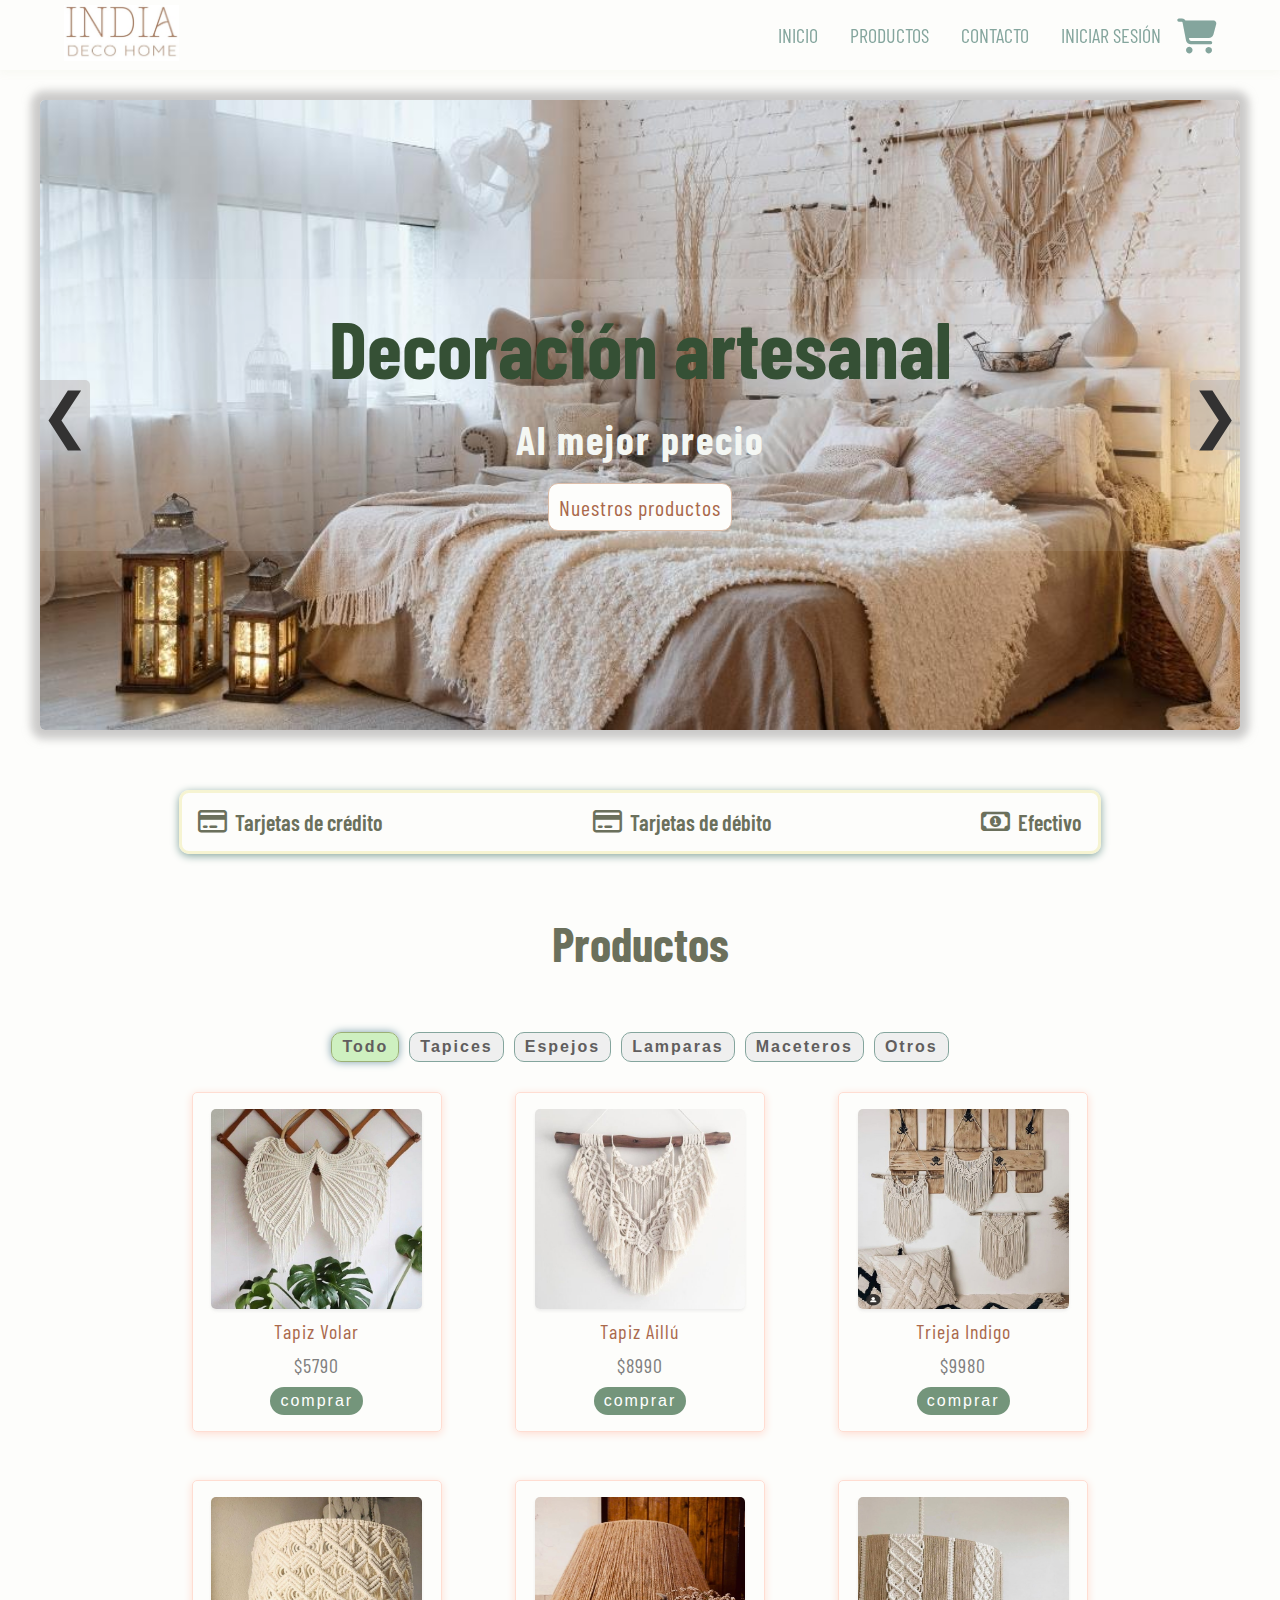
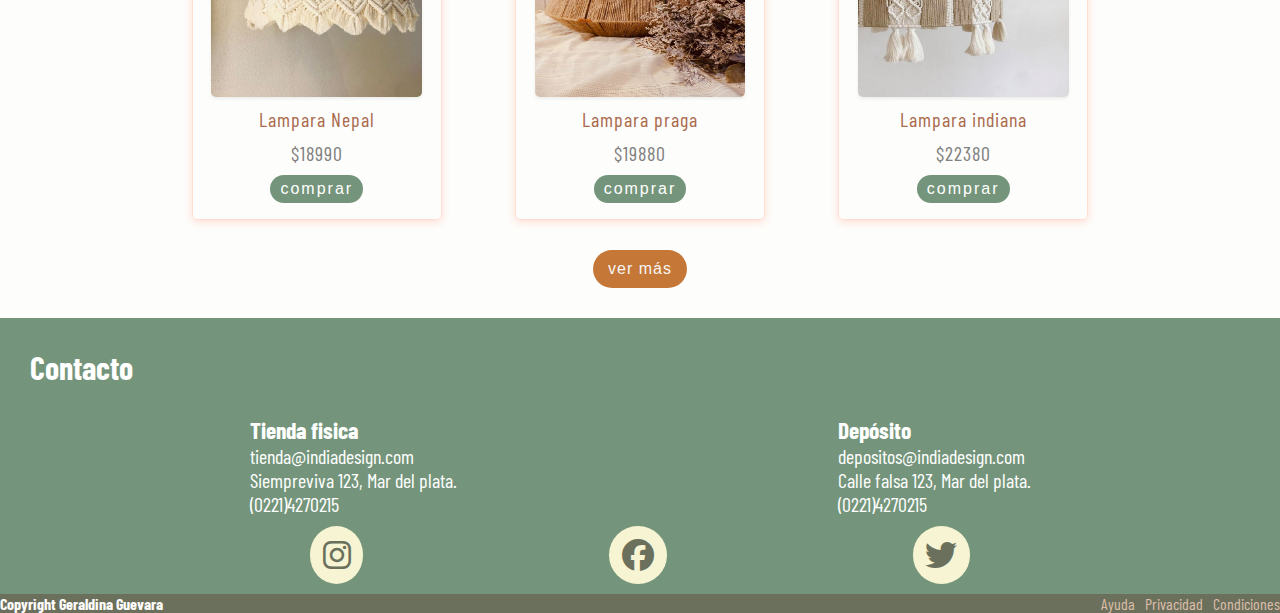
<file: index.html>
<!DOCTYPE html>
<html lang="en">
  <head>
    <meta charset="UTF-8" />
    <meta http-equiv="X-UA-Compatible" content="IE=edge" />
    <meta name="viewport" content="width=device-width, initial-scale=1.0" />
    <title>Integrador</title>
    <link
      rel="stylesheet"
      href="https://cdnjs.cloudflare.com/ajax/libs/font-awesome/6.1.1/css/all.min.css"
    />
    <link
    rel="stylesheet"
    href="https://cdnjs.cloudflare.com/ajax/libs/animate.css/4.1.1/animate.min.css"
  />
    <link rel="stylesheet" href="assets/styles.css" />
    <link rel="stylesheet" href="assets/mediaqueries.css" />
  </head>

  <body>
    <div class="section-container">
      <header class="header">
        <div class="logo-navbar">
          <img src="assets/img/logo.png" alt="Logo India deco" />
        </div>
        <nav class="navbar">
          <div id="menu-label">
            <i class="fas fa-bars"></i>
          </div>
          <ul class="navbar-ul">
            <li><a class="navbar-li"  href="#hero"> Inicio </a></li>
            <li><a class="navbar-li" href="#productos">Productos</a></li>
            <li><a class="navbar-li" href="#contacto">Contacto</a></li>
            <li><a class="navbar-li" href="./signin.html">Iniciar sesión</a></li>
          </ul>

          <div id="cart-label">
            <i class="fa-solid fa-cart-shopping"></i>
          </div> 
          <div class="cart">
            <h2>Carrito</h2>
            <div class="cart-container">
              <!-- <div class="cart-product">
                <div class="product-info">
                  <h3 class="product-title">NOMBRE</h3>
                  <span class="product-price">$1000</span>
                </div>
                <div class="product-handler">
                  <span class="quantity-handler down" data-id="ID">-</span>
                  <span class="product-quantity">4</span>
                  <span class="quantity-handler up" data-id="ID">+</span>
                </div>
                <img
                  src="./assets/img/espejo-jazmin.jpg"
                  alt=""
                />
              </div> -->
            </div>
            <div class="cart-cont-total">
                <div class="cart-total">
                  <p>Total:</p>
                  <span class="total"></span>
                </div>
               <span class="line-span"></span>
            </div>
            <button class="btn-buy">Comprar</button>
            <button class="btn-delete">Vaciar carrito</button>
          </div>
          <div class="overlay"></div>
        </nav>
      </header>
    </div> 

      <main>
        <section class="slider">
          <div class="slides">
            <div class="hero">
                <div class="container-base">
                  <h1 class="title-hero">Decoración artesanal</h1>
                  <p>Al mejor precio</p>
                  <a class="btn-hero" href="#productos">Nuestros productos</a>
                </div>
                <div class="img-visa"></div>
            </div>
              <div class="hero hero-dni">
                  <div class="container-hero">
                      <h2>Todos los miercoles y jueves de julio</h2>
                      <div class="descuento">
                        <p>30%</p>
                        <span class="span-dni">de ahorro</span>
                      </div>
                      <img src="./assets/img/logoCDNI.png" alt="" srcset="">
                      <span class="tope-dni">Tope de reintegro: $2200.</span>
                  </div>
                  <div class="img-hero"></div>
              </div>
              <div class="hero go-cuotas">
                  <div class="img-go"></div>
                  <div class="container-go">
                      <h2>4 cuotas con tarjeta de débito</h2>
                      <img src="./assets/img/logo-8ae52d1d1ff80f78868cf8e38326e896525c0dc65840631b5150a5f24bdcceee.svg" alt="" srcset="">
                  </div>
              </div>
          </div>
          <div class="controls">
              <button class="prev">&#10094;</button>
              <button class="next">&#10095;</button>
          </div>
        </section>
        <!-- <div class="section-container">
          <section class="hero" id="hero">
            <div class="container-hero">
              <h1>Decoración artesanal</h1>
              <p>Al mejor precio</p>
              <button>Nuestros productos</button>
            </div>
            <div class="img-hero"></div>
          </section>
        </div> -->

        <div class="section-container">
          <div class="target-pay">
            <div class="target-content">
                <i class="fa-regular fa-credit-card"></i>
                <span>Tarjetas de crédito</span>
            </div>
            <div class="target-content">
                <i class="fa-regular fa-credit-card"></i>
                <span>Tarjetas de débito</span>
            </div>
            <div class="target-content">
                <i class="fa-regular fa-money-bill-1"></i>
                <span>Efectivo</span>
            </div>
          </div>
        </div>

        <!-- Cards -->
        <div class="section-container">
          <section class="section-card" id="productos">
            <h2>Productos</h2>
            <div class="categories">
              <button class="category active">Todo</button>
              <button class="category" data-category="tapices">Tapices</button>
              <button class="category" data-category="espejos">Espejos</button>
              <button class="category" data-category="lamparas">Lamparas</button>
              <button class="category" data-category="maceteros">Maceteros</button>
              <button class="category" data-category="otros">Otros</button>
            </div>
            <div class="card-container">
              <!-- <div class="card">
                <img src="./assets/img/tapiz-alas.jpg" alt="" srcset="">
                <span>$5790</span>
                <p>Tapiz Volar</p>
                <button>comprar</button>
              </div>-->
            </div> 
            <button class="btn-mas">ver más</button>
          </section>
        </div>
      </main>
      <div class="add-modal"></div>
      <footer class="footer">
        <div class="contact">
          <section class="contact-us" id="contacto">
            <h2>Contacto</h2>
            <div class="contact-container">
              <div class="contact-content">
                <h3>Tienda fisica</h3>
                <ul>
                  <li>
                    <i class="fa-thin fa-inbox"></i>
                    tienda@indiadesign.com
                  </li>
                  <li>
                    <i class="fa-thin fa-location-dot"></i>
                    Siempreviva 123, Mar del plata.
                  </li>
                  <li>
                    <i class="fa-thin fa-headset"></i>
                    (0221)4270215
                  </li>
                </ul>
               </div>
               <div class="contact-content">
                <h3>Depósito</h3>
                <ul>
                  <li>
                    <i class="fa-thin fa-inbox"></i>
                    depositos@indiadesign.com
                  </li>
                  <li>
                    <i class="fa-thin fa-location-dot"></i>
                    Calle falsa 123, Mar del plata.
                  </li>
                  <li>
                    <i class="fa-thin fa-headset"></i>
                    (0221)4270215
                  </li>
                </ul>
               </div>
                <div class="contact-redes">
                  <a href="https://www.instagram.com/Indiadeco_home/"><i class="fa-brands fa-instagram"></i></a>
                  <a href="https://www.facebook.com/India-Deco_mdq"><i class="fa-brands fa-facebook"></i></a>
                  <a href="https://indiadeco6.mitiendanube.com/"><i class="fa-brands fa-twitter"></i></a>
                </div>
            </div>
          </section>
        </div>
        <div class="footer-container">
        <h4>Copyright Geraldina Guevara</h4>
        <div class="footer">
          <ul class="footer-list">
            <li><a href=""> Ayuda</a></li>
            <li><a href="">Privacidad</a></li>
            <li><a href="">Condiciones</a></li>
            
          </ul>
        </div>
      </div>
    </footer>
    <script src="./data.js"></script>
		<script src="./main.js"></script>
  </body>
</html>
</file>
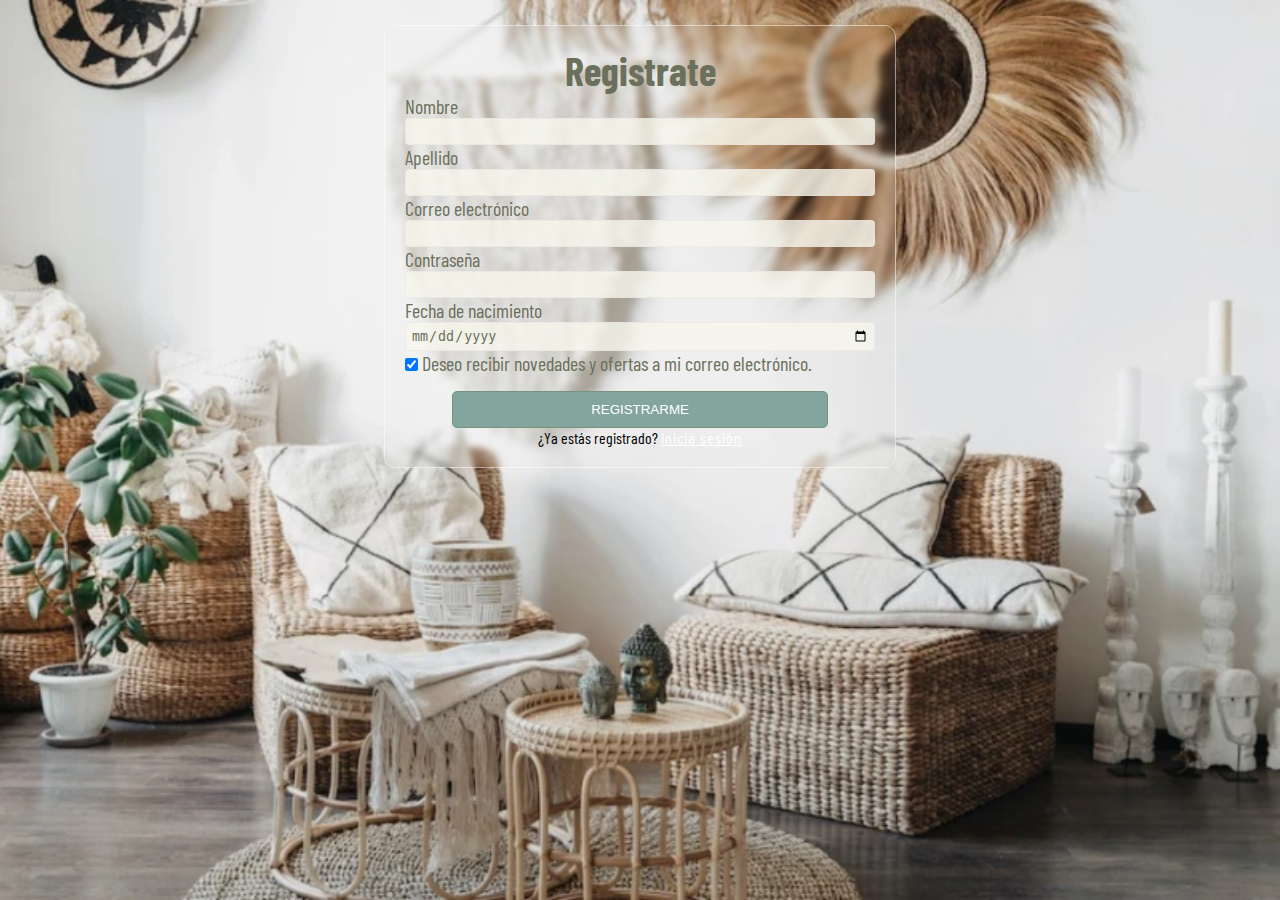
<file: form.html>
<!DOCTYPE html>
<html lang="en">
  <head>
    <meta charset="UTF-8" />
    <meta http-equiv="X-UA-Compatible" content="IE=edge" />
    <meta name="viewport" content="width=device-width, initial-scale=1.0" />
    <title>Registro</title>
    <link
      rel="stylesheet"
      href="https://cdnjs.cloudflare.com/ajax/libs/font-awesome/6.1.1/css/all.min.css"
    />
    <link rel="stylesheet" href="assets/styles.css" />
    <link rel="stylesheet" href="assets/mediaqueries.css" />
  </head>
  <body class="body-form">
    <div class="form-container">
    <div class="form-container-second ">
      <h3>Registrate</h3>
      <div class="form-content ">
       <form class="form-ctn-scd" action="index.html">
         <div class="form-sub-content">
           <label for="nombre">Nombre</label>
           <input type="text" id="nombre" required/>

           <label for="apellido"> Apellido</label>
           <input type="text" name="apellido" id="apellido" required/>

           <label for="email"> Correo electrónico</label>
           <input type="email" name="correo" id="email" required/>

           <label for="passw"> Contraseña</label>
           <input type="password" name="password" id="passw" required/>

           <label for="date">Fecha de nacimiento</label>
           <input type="date" name="" id="date" />
           <div class="novedades-content">
             <input type="checkbox" name="novedades" id="novedades" checked />
             <label for="novedades">
              Deseo recibir novedades y ofertas a mi correo electrónico.
             </label> 
           </div>
         </div>  
         <div class="form-content-bttn">
             <button class="button"> Registrarme</button>
             <span class="span">¿Ya estás registrado? <a href="./signin.html"> Inicia sesión</a></span>
         </div>
       </form>
      </div>
    </div>
  </body>
</html>
</file>
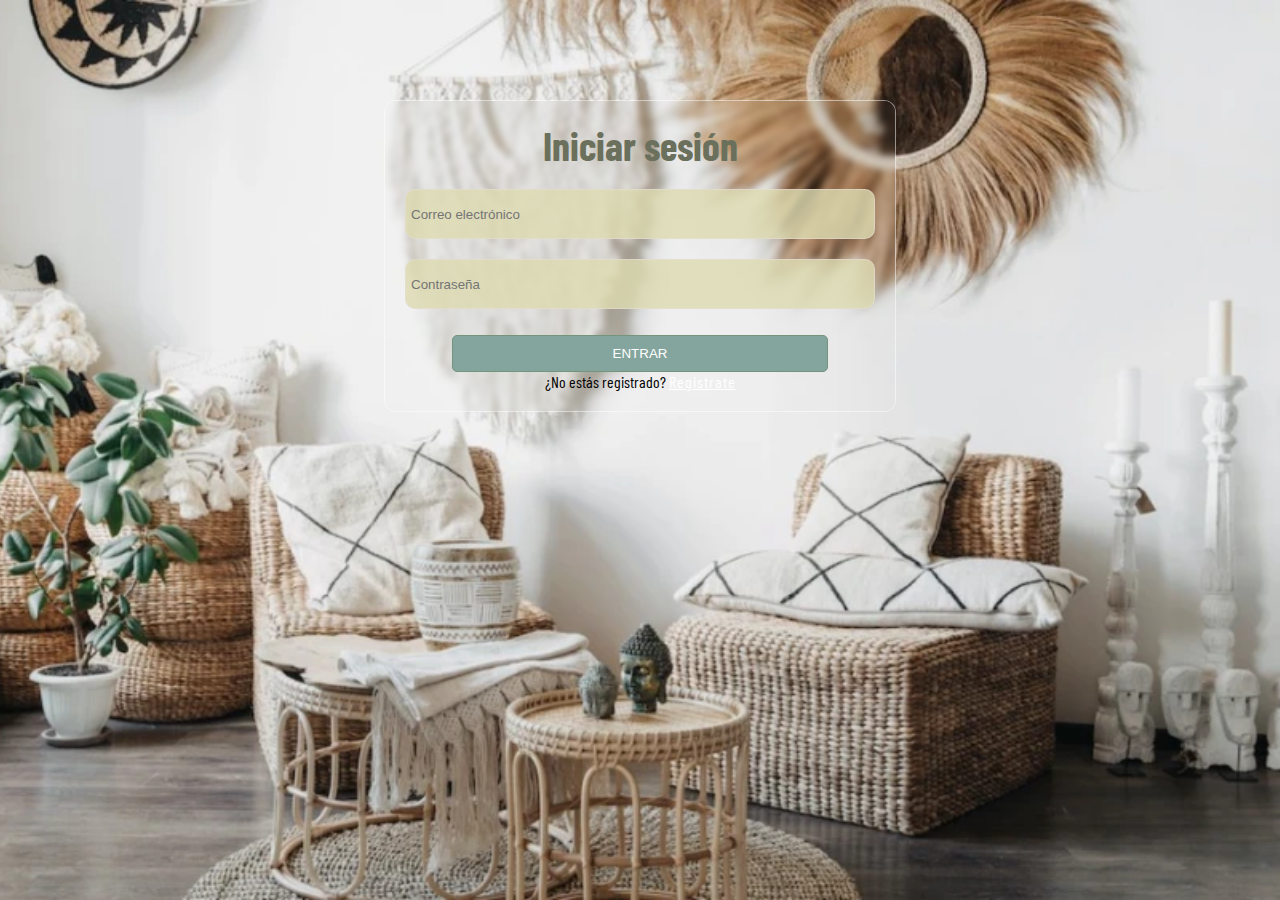
<file: signin.html>
<!DOCTYPE html>
<html lang="en">
  <head>
    <meta charset="UTF-8" />
    <meta http-equiv="X-UA-Compatible" content="IE=edge" />
    <meta name="viewport" content="width=device-width, initial-scale=1.0" />
    <title>Document</title>
    <link
      rel="stylesheet"
      href="https://cdnjs.cloudflare.com/ajax/libs/font-awesome/6.1.1/css/all.min.css"
    />
    <link rel="stylesheet" href="assets/styles.css" />
    <link rel="stylesheet" href="assets/mediaqueries.css" />
  </head>

  <body class="body-form">
    <div class="form-container form-sign">
      <div class="form-container-second">
        <h3>Iniciar sesión</h3>
        <div class="form-content">
          <form action="index.html">
            <div class="form-sub-content form-sign-sub">
              <label for="email"></label>
              <input type="email" id="email" placeholder="Correo electrónico" required>

              <label for="password"></label>
              <input
                type="password"
                name="passw"
                id="password"
                placeholder="Contraseña"required>
            </div>
            <button class="button sign-but">Entrar</button>
        <span class="span"
          >¿No estás registrado? <a href="./form.html"> Registrate</a></span
        >
          </form>
        </div>
        
      </div>
    </div>
  </body>
</html>
</file>
<file: assets/styles.css>
@import url("https://fonts.googleapis.com/css2?family=Barlow+Condensed&display=swap");

* {
  padding: 0;
  margin: 0;
  box-sizing: border-box;
  list-style: none;
  text-decoration: none;
}
body {
  width: 100%;
  background-color: var(--beige);
  font-family: "Barlow Condensed", sans-serif;
  font-size: 20px;
}
html {
  scroll-behavior: smooth;
}

:root {
  --beige: #fdfdfb;
  --green-dark: #6b705c;
  --green-light: #f6f4d2;
  --green: #84a59d;
  --ct-green: #74957b;
  --text-brown:rgb(170, 105, 76);
  --bc-brown:rgb(197, 119, 55);
  --brown: #ddbea9;
  --brown-light: #ffddd2;
  --text-gray: rgb(97, 94, 94);
}
.section-container {
  max-width: 90%;
  margin: auto;
  display: flex;
  flex-direction: column;
}
.header {
  background-color: var(--beige);
  width: 100%;
  height: 70px;
  display: flex;
  align-items: center;
  justify-content: space-between;
  position: fixed;
  box-shadow: 0 2px 9px 1px rgba(168, 177, 113, 0.068);
  top: 0;
  left: 0;
  z-index: 2;
  padding: 0 5%;
}
.logo-navbar img {
  width: 9vw;
}

.navbar {
  display: flex;
  justify-content: space-between;
}
#menu-label {
  font-size: 40px;
  cursor: pointer;
  color: var(--green);
  display: none;
}
#cart-label {
  font-size: 35px;
  cursor: pointer;
  color: var(--green);
}
.navbar-ul {
  display: flex;
  align-items: center;
}
.navbar-ul li {
  text-transform: uppercase;
  margin: 0 1rem;
  position: relative;
}
.navbar-ul li a {
  color: var(--green);
}
.navbar-ul li::before {
  content: "";
  height: 6px;
  width: 0%;
  /* background-color: rgb(155 190 182); */
  background: rgb(186,223,215);
  background: linear-gradient(90deg, rgba(186,223,215,1) 0%, rgba(224,244,198,1) 100%);
  position: absolute;
  left: 0;
  bottom: -8px;
  transition: 0.4s ease-in;
}
.navbar-ul li:hover::before {
  width: 100%;
}


/* carrito */

.cart {
  position: absolute;
  top: 70px;
  right: 0;
  padding: 50px 30px;
  /* background: #f3eedf; */
  background: rgb(235,244,237);
  background: linear-gradient(173deg, rgba(235,244,237,1) 0%, rgba(242,246,243,1) 50%, rgba(227,237,229,1) 100%);

  display: flex;
  flex-direction: column;
  gap: 30px;
  height: calc(100vh - 70px);
  overflow-y: scroll;
  z-index: 2;
  min-width: 400px;
  animation: bounceInRight;
  animation-duration: 1.5s;
  transition: 0.2s ease;
  display: none;
}
.cart h2{
  color: var(--text-brown);
  letter-spacing: 1px;
}

.open-cart {
  display: flex;
}

.cart-container {
  display: flex;
  flex-direction: column;
  gap: 20px;
}
.cart::-webkit-scrollbar {
  display: none;
}

.cart-product {
  display: flex;
  align-items: center;
  justify-content: space-between;
  gap: 20px;
  background-color: #fffffffa;
  height: 110px;
  border: 1px solid var(--electric);
  border-radius: 10px;
  position: relative;
}

.cart-product img {
  width: 40%;
  height: 100%;
  border-radius: 0 10px 10px 0;
  background-position: center;
  background-repeat: no-repeat;
  background-size: cover;
}

.product-info {
  padding-left: 15px;
  gap: 5px;
  display: flex;
  flex-direction: column;
}

.product-title {
  color: var(--text-brown);
  font-size: 22px;
  letter-spacing: 1px;
}

.product-handler {
  display: flex;
  align-items: center;
  justify-content: center;
  gap: 10px;
  position: absolute;
  top: 93px;
  background-color: #fffffffa;
  text-align: center;
  border-radius: 3px;
  padding: 0 10px;
}
.product-price{
    color: gray;
    padding-top: 10px;
}
.quantity-handler {
  color: gray;
  font-size: 1.7rem;
}

.product-quantity {
  color: #d47552;
  padding: 0 10px;
  border-left: 1px solid rgba(205, 200, 200, 0.333);
  border-right: 1px solid rgba(205, 200, 200, 0.333);
}
.quantity-handler{
    cursor: pointer;
}
.cart-cont-total {
  display: flex;
  flex-direction: column;
  border: none;
  padding: 20px 0;
}
.cart-total {
  display: flex;
  justify-content: space-between;
  width: 100%;
  padding-bottom: 20px;
}

.cart-total p {
  font-weight: 600;
  letter-spacing: 1px;
  color: gray;
}
.total {
  color: rgb(197, 119, 55);
  font-weight: 600;
  letter-spacing: 2px;
}

.line-span {
  background-color: #2836189a;
  width: 100%;
  height: 1px;
}

.btn-buy,
.btn-delete {
  border-radius: 20px;
  font-weight: 600;
  padding: 10px 0;
  cursor: pointer;
}
.btn-buy,
.btn-add {
  background-color: #74957b;
  color: white;
  font-size: 1rem;
  letter-spacing: 2px;
  border: none;
}
.btn-delete {
  background-color: rgba(243, 240, 240, 0.249);
  border: 1px solid #74957b;
  border-radius: 20px;
  color: var(--green-dark);
  font-weight: 600;
  letter-spacing: 1px;
}
.btn-buy:hover,
.btn-delete:hover {
  box-shadow: 0 2px 9px 1px gray;
}

.off-btn {
  background-color: rgba(128, 128, 128, 0.226);
  color: var(--green-light);
  border: none;
}
.off-btn:hover {
  background-color: rgba(116, 114, 114, 0.24);
  cursor: not-allowed;
  box-shadow: none;
}

.overlay {
  position: absolute;
  top: 70px;
  left: 0;
  width: 100%;
  height: 100vh;
  backdrop-filter: blur(6px);
  filter:blur(6px);
  -webkit-backdrop-filter: blur(6px);
  background: rgba(200, 255, 138, 0.123);
  z-index: 1;
  display: none;
}

.toggle-overlay {
  display: block;
  -webkit-animation: slide-in-top 0.5s cubic-bezier(0.25, 0.46, 0.45, 0.94) both;
  animation: slide-in-top 0.5s cubic-bezier(0.25, 0.46, 0.45, 0.94) both;
}

main {
  margin-top: 100px;
}
.slider {
  width: 100%;
  margin: 30px auto;
  display: flex;
  align-items: center;
  justify-content: center;
  position: relative;
  overflow: hidden;
  max-width: 1200px;
  box-shadow: 0 0 9px 9px rgba(160, 158, 158, 0.54);
  border-radius: 5px;
}
.slides {
  width: 100%;
  transition: all 0.5s;
  display: flex;
} 
.hero {
  position: relative;
  width: 100%;
  max-width: 1200px;
  height: 70vh;
  display: flex;
  align-content: center;
  align-items: center;
  justify-content: space-between;
}
.container-hero {
  width: 800px;
  text-align: center;
  padding: 0 20px;
  gap: 20px;
  display: flex;
  flex-direction: column;
  align-items: center;
 justify-content: space-evenly;
}
.descuento{
    display: flex;
    flex-direction: column;
    align-items: flex-end;
}
.descuento p{
    color: green;
    font-size: 100px;
    font-weight: 800;
}
.span-dni{
    font-size: 20px;
    color: green;
}
.container-hero img{
     width: 200px;
}
.tope-dni{
    color: gray;
}
.img-go,
.img-hero,
.img-visa {
  width: 1200px;
  height: 70vh;
  background-repeat: no-repeat;
  background-size: cover;
}
.img-hero {
  background-image: url(./img/f.elconfidencial.com_original_8f7_dda_204_8f7dda20446b4b10f7be584c206ca961.jpg);
  min-width: 250px;
  background-position: center;
  border-radius: 5px;
}


.container-go {
  background-color: rgb(242, 78, 242);
  display: flex;
  flex-direction: column;
  align-items: center;
  color: white;
  letter-spacing: 1px;
  padding: 20px;
  width: 28%;
  gap: 30px;
  position: absolute;
  left: 70px;
  text-align: center;
  border-radius: 10px;
}
.img-go {
  background-image: url(./img/macrame-kit-642e88168357f.jpg);
  background-position: left;
}
.container-go img {
  width: 40%;
  background-color: white;
  border-radius: 10px;
  padding: 10px;
}
.container-base {
  position: absolute;
  left: 0;
  right: 0;
  padding: 20px;
  text-align: center;
  display: flex;
  flex-direction: column;
  align-items: center;
  gap: 20px;
  background-color: rgba(255, 255, 255, 0.096);
}
.title-hero{
    color: rgb(53, 80, 53);
    font-size: 80px;
}
.container-base p{
    font-size: 40px;
    color: rgb(244, 247, 243);
    font-weight: 700;
    letter-spacing: 2px;
}
.btn-hero{
    padding: 10px;
    border-radius: 10px;
    border: 1px solid var(--brown);
    color: var(--text-brown);
    background-color: var(--beige);
    letter-spacing: 1px;
    font-size: 1.1em;
    cursor: pointer;
}
.btn-hero:hover{
    box-shadow: 0 2px 9px 0 var(--brown-light);
    background-color: var(--ct-green);
    border: none;
    color: whitesmoke;
}
.img-visa {
  background-image: url(./img/acessorios-colchas-e-almofadas-com-macrame-1642775491869_v2_1170x540.jpg);
  position: center;
}
.controls {
  position: absolute;
  left: 0;
  right: 0;
  /*  bottom: 0; */
  top: 50%;
  transform: translateY(-50%);
  display: flex;
  justify-content: space-between;
}
.controls button {
  font-size: 60px;
  border: none;
  background: rgba(187, 183, 183, 0.493);
  color: rgb(51, 50, 50);
  cursor: pointer;
}
.next {
  border-radius: 5px 0 0 5px;
}
.prev {
  border-radius: 0 5px 5px 0;
}
.controls button:hover {
  color: rgb(24, 24, 23);
  background: rgba(97, 99, 91, 0.493);
}
/* tarjetas */
.target-pay {
  width: 80%;
  padding: 1rem;
  margin: 30px auto;
  border: 3px solid var(--green-light);
  border-radius: 10px;
  box-shadow: 0 2px 9px 0 var(--green);
  display: flex;
  align-items: center;
  justify-content: space-between;
  flex-wrap: wrap;
}
.target-content {
  color: var(--green-dark);
  align-items: center;
  display: flex;
  gap: 8px;
  font-size: 1.1em;
  font-weight: 600;
}
.target-content i {
  font-size: 1.6rem;
}

.hidden {
  visibility: hidden;
}
.section-card {
  margin-bottom: 30px;
  display: flex;
  gap: 30px;
  flex-direction: column;
  flex-wrap: wrap;
  align-content: center;
  align-items: center;
}
.section-card h2 {
  font-size: 3rem;
  color: var(--green-dark);
  padding: 30px;
}
.categories {
  width: 80%;
  display: flex;
  align-items: center;
  justify-content: center;
  border-radius: 10px;
  flex-wrap: wrap;
  gap: 10px;
}
.category {
  border-radius: 10px;
  padding: 5px 10px;
  font-size: 0.8em;
  font-weight: 600;
  letter-spacing: 2px;
  color: var(--beige);
  border: 1px solid var(--green);
  color: var(--text-gray);
  cursor: pointer;
  transition: 1s ease;
}
.active {
  /* font-weight: 700; */
  letter-spacing: 2px;
  /* color: white; */
  background-color: rgba(190, 235, 174, 0.759);
  border: 1px solid rgb(155, 176, 117);
  box-shadow: 0px 0px 9px 0 rgb(124, 159, 170);
}
.card-container {
  width: 80%;
  display: flex;
  flex-direction: row;
  flex-wrap: wrap;
  justify-content: space-around;
  gap: 3rem;
  margin: auto;
}

.card {
  width: 250px;
  height: 340px;
  border-radius: 5px;
  box-shadow: 0 2px 9px 0 var(--brown-light);
  border: 1px solid var(--brown-light);
  display: flex;
  align-content: center;
  flex-direction: column;
  align-items: center;
  justify-content: center;
  gap: 10px;
  letter-spacing: 1px;
}
.card:hover {
  background-color: rgba(226, 212, 177, 0.349);
  box-shadow: 0 2px 9px 0 var(--green);
  border: 2px solid var(--green);
}
.card img {
  width: 85%;
  height: 200px;
  border-radius: 5px;
  background-position: center;
  background-repeat: no-repeat;
  background-size: cover;
  box-shadow: 0 2px 3px 0 rgba(212, 211, 211, 0.37);
}
.card p{
    color: var(--text-brown);
}
.card span{
    color: gray;
}
.btn-add {
  padding: 5px 10px;
  border-radius: 15px;
}
.btn-add:hover{
    cursor: pointer;
    background-color: var(--green);
    font-size: .9rem;
    padding: 5px 12px;
    transition: .2s ease;
    box-shadow: 0 2px 9px 0 var(--green-dark);
}
.btn-mas {
  color: whitesmoke;
  background-color: var(--bc-brown);
  border: none;
  padding: 10px 15px;
  letter-spacing: 1px;
  font-size: 1rem;
  display: flex;
  align-items: center;
  justify-content: center;
  border-radius: 25px;
  cursor: pointer;
}
.btn-mas:hover {
  box-shadow: 0 2px 9px 0 var(--green-dark);
  transition: 1s ease;
  background-color: var(--text-brown);
}
.add-modal {
  display: flex;
  align-items: center;
  justify-content: center;
  color: #283618;
  background: var(--beige);
  border: 1px solid var(--ct-green);
  border-radius: 10px;
  width: 40%;
  transition: all 0.5s ease-out;
  position: fixed;
  top: 100px;
  left: 30%;
  font-size: 1em;
  letter-spacing: 1px;
  box-shadow: 0 0 20px 2px var(--green-dark);
  display: none;
  -webkit-animation: scale-up-top 0.4s cubic-bezier(0.39, 0.575, 0.565, 1) both;
  animation: scale-up-top 0.4s cubic-bezier(0.39, 0.575, 0.565, 1) both;
}

.active-modal {
  display: block;
  transition: all 0.5s ease-out;
}

/* fotter */

.contact-us {
  background-color: var(--ct-green);
  color: white;
}
.contact-us h2 {
  font-size: 2rem;
  padding: 30px;
}
.contact-container {
  display: flex;
  flex-wrap: wrap;
  align-items: center;
  justify-content: space-around;
  gap: 10px;
  padding-bottom: 10px ;
  width: 90%;
  margin: auto;
}
.contact-content i {
  font-weight: 900;
  font-family: "Font Awesome 6 Free";
  color: #fdfdfb;
}
.contact-redes{
    display: flex;
    justify-content: space-evenly;
    width: 100%;
}
.contact-redes i {
  font-size: 2rem;
  border-radius: 50%;
  background-color: var(--green-light);
  color: var(--green-dark);
  padding: 0.4em;
  text-align: center;
}
.contact-redes i:hover {
  color: var(--brown);
  background-color: var(--beige);
  box-shadow: 0 0 20px 2px var(--green-light);
}
.footer-container {
  background-color: var(--green-dark);
  color: var(--beige);
  display: flex;
  align-content: center;
  justify-content: space-between;
  font-size: 1rem;
}
.footer-list {
  display: flex;
  align-items: center;
  text-align: center;
  gap: 10px;
}
.footer-list li a {
  color: var(--brown);
}

/* formularios */

.body-form {
  background-image: url(img/fondo-form.webp);
  background-repeat: no-repeat;
  background-size: cover;
  background-position: 50%;
  background-attachment: fixed;
  position: relative;
  width: 100%;
  height: 100%;
  -webkit-font-smoothing: antialiased;
  scroll-behavior: auto;
}

.form-container {
  margin: auto;
  position: absolute;
  top: 25px;
  left: 30%;
  width: 40%;
  height: auto;
  max-width: 70%;
  padding: 20px;
  overflow: hidden;
  background-color: rgba(0, 0, 0, 1);
  border: 1px solid rgba(255, 255, 255, 0.5);
  background: inherit;
  border-radius: 12px;
}
.form-sign{
  top: 100px;
}
.form-container::before {
  content: "";
  width: 150%;
  height: 150%;
  position: absolute;
  background: inherit;
  left: -5%;
  right: 0;
  bottom: 0;
  top: -5%;
  -webkit-filter: blur(3px);
  filter: blur(3px);
}
.form-container-second {
  position: relative;
}
.form-container h3 {
  text-align: center;
  font-size: 2em;
  color: var(--green-dark);
}
.form-sub-content {
  display: flex;
  flex-direction: column;
  flex-wrap: nowrap;
  color: var(--green-dark);
}
.form-sub-content input {
  padding: 5px;
  border: 1px solid rgba(232, 221, 221, 0.5);
  background-color: #f6f6eccf;
  border-radius: 4px;
  color: var(--green-dark);
}
.form-sign-sub {
  margin: 10px 0;
  gap: 10px;
}
.form-sign-sub input {
  height: 50px;
  border-radius: 10px;
  color: var(--green-dark);
  background-color: #dcdab0cf;
}
.form-sign-sub input:active{
  border: 1px solid var(--green);
}
.button {
  width: 80%;
  margin-left: 10%;
  margin-top: 1rem;
  padding: 10px;
  background-color: var(--green);
  border: 1px solid var(--ct-green);
  color: white;
  border-radius: 5px;
  text-transform: uppercase;
}
.button:hover {
  background-color: var(--text-brown);
  box-shadow: 0 0 20px 2px var(--green-light);
}
.span {
  display: block;
  text-align: center;
  font-size: 0.8em;
}
.span a {
  color:white;
  text-decoration: underline;
  letter-spacing: 1px;
}
.span a:hover {
  color: #74552c;
}

@keyframes scale-up-top {
  0% {
    -webkit-transform: scale(0.5);
    transform: scale(0.5);
    -webkit-transform-origin: 50% 0%;
    transform-origin: 50% 0%;
  }
  100% {
    -webkit-transform: scale(1);
    transform: scale(1);
    -webkit-transform-origin: 50% 0%;
    transform-origin: 50% 0%;
  }
}

@keyframes slide-in-top {
  0% {
    -webkit-transform: translateY(-1000px);
    transform: translateY(-1000px);
    opacity: 0;
  }
  100% {
    -webkit-transform: translateY(0);
    transform: translateY(0);
    opacity: 1;
  }
}
</file>
<file: assets/mediaqueries.css>
@media (max-width: 1000px) {
  .slider {
    width: 90%;
  }
  .img-go,
  .img-hero,
  .img-visa {
    width: 900px;
  }
}

@media (max-width: 850px) {
  .card-container{
    width:100%;
  }
  .header {
    padding: 0 5%;
    width: 100%;
    display: flex;
    align-content: space-between;
  }
  .logo-navbar {
    position: absolute;
    right: 44vw;
  }
  .logo-navbar img {
    width: 12vw;
  }
  .navbar {
    width: 100%;
    align-content: space-between;
  }
  .navbar i {
    display: block;
  }
  .navbar-ul {
    width: 400px;
    height: calc(100vh - 70px);
    position: absolute;
   /*  background-color: #f3eedf; */
   background: rgb(235,244,237);
  background: linear-gradient(173deg, rgba(235,244,237,1) 0%, rgba(242,246,243,1) 50%, rgba(227,237,229,1) 100%);

    flex-direction: column;
    top: 70px;
    left: 0;
    gap: 40px;
    padding: 50px;
    z-index: 2;
    display: none;
    transition: 1s ease;
    animation: bounceOut;
    animation-duration: 1s;
  }
  .navbar-ul li{
    letter-spacing: 1px;
    font-size: 1.2em;
  }
  #menu-label {
    display: flex;
  }
  .open-menu {
    display: flex;
    animation: bounceInLeft;
    animation-duration: 1.5s;
    transition: 0.2s ease;
  }
  .target-pay {
    font-size: 0.8em;
  }
}

@media (max-width: 750px) {
    .slider {
      width: 90%;
    }
    .img-go,
    .img-hero,
    .img-visa {
      width: 700px;
    }
    .img-go {
      background-position: 60%;
    }
    .img-visa {
      background-position: 40%;
    }
  .contact-content ul {
    font-size: 0.8em;
  }
  .footer-container {
    display: block;
    text-align: center;
  }
}
@media (max-width: 700px) {
  .img-hero{
    filter: blur(3px);
  }
  .container-hero {
    width: 100%;
    position: absolute;
    left: 0;
    right: 0;
    top: 0;
    bottom: 0;
    z-index: 1;
    
    background-color: rgba(255, 255, 255, 0.281);
  }
  .container-go {
    right: 10%;
    left: 10%;
    width: 80%;
    background-color: rgba(215, 91, 215, 0.454);
  }
  .form-container {
   left: 15%;
   top: 20px;
    width: 100%;
  }
  .form-sign{
    top: 100px;
  }
}

@media (max-width: 600px) {
    .target-pay{
        width: 70%;
    }
    .target-content{
        gap: 15px;
    }
    .target-content i{
        width: 1rem;
    }
}
@media (max-width: 500px) {
  .navbar-ul {
    width: 100%;
  }
  .cart{
    width: 100%;
  }
  .slider {
    width: 90%;
  }
  .img-go,
  .img-hero,
  .img-visa {
    width: 500px;
  }
  .hero-dni .container-hero{
    padding: 30px 0;
  }
  .container-hero img {
    width: 160px;
}
  .target-pay{
    flex-direction: column;
    align-content: center;
    align-items: flex-start;
  }
  .form-container {
    top: 8%;
    max-width: 90%;
  }
  .novedades-content {
    font-size: 0.8em;
  }
  .form-container {
    left: 5%;
    top: 20px;
     width: 100%;
   }
   .form-sign{
     top: 100px;
   }
}
@media (max-width: 400px) {
    .title-hero{
        font-size: 60px;
        color: rgb(68, 100, 68);
    }
    .contact-redes{
        font-size: 1rem;
    }
}   

@media (max-height: 512px) {
  
  .form-container {
    top: 10px;
    font-size: 0.8em;
  }
  .form-container h3 {
    display: none;
  }
  .form-ctn-scd {
    display: flex;
    flex-direction: row;
    align-items: center;
  }
}
@media (min-width: 1500px){
    .logo-navbar img{
        width: 8vw;
    }
}
</file>
